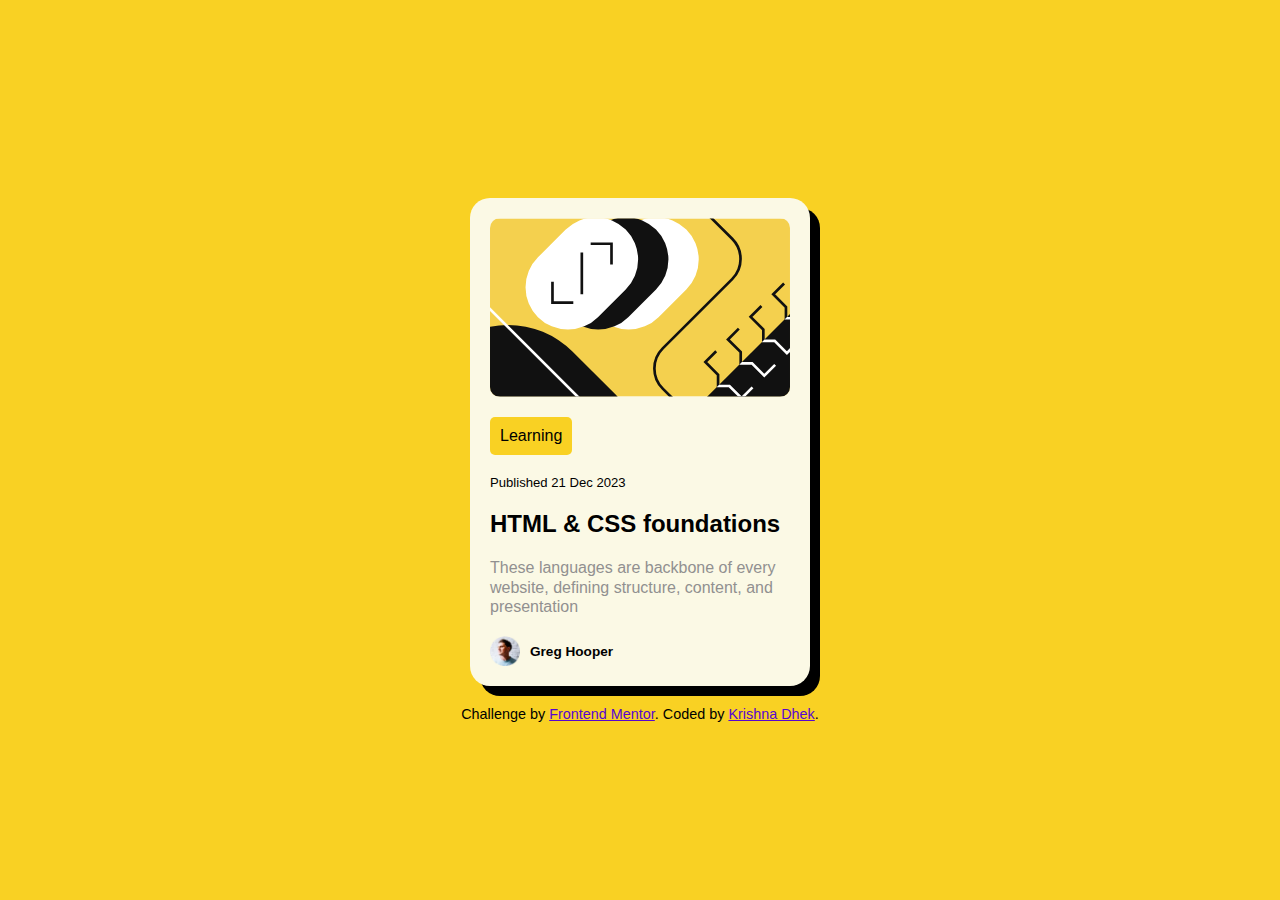
<file: Blog-preview-card/index.html>
<!DOCTYPE html>
<html lang="en">
  <head>
    <meta charset="UTF-8" />
    <meta name="viewport" content="width=device-width, initial-scale=1.0" />
    <title>Blog preview card</title>
    <link rel="stylesheet" href="style.css" />
  </head>
  <body>
    <div class="container">
      <div class="thumbnail">
        <img
          src="./image/illustration-article.svg"
          alt="preview"
          class="preview-img"
        />

        <div class="content">
          <p class="category">Learning</p>
          <p class="data">Published 21 Dec 2023</p>
          <h2 class="topic">HTML & CSS foundations</h2>
          <p class="description">
            These languages are backbone of every website, defining structure,
            content, and presentation
          </p>
          <div class="creator">
            <img src="./image/image-avatar.webp" alt="avatar" />
            <p>Greg Hooper</p>
          </div>
        </div>
      </div>
      <footer class="attribution">
    Challenge by <a href="https://www.frontendmentor.io?ref=challenge" target="_blank">Frontend Mentor</a>. 
    Coded by <a href="https://github.com/KrishnaDhek/">Krishna Dhek</a>.
  </footer>
    </div>
    
  </body>
</html>
</file>
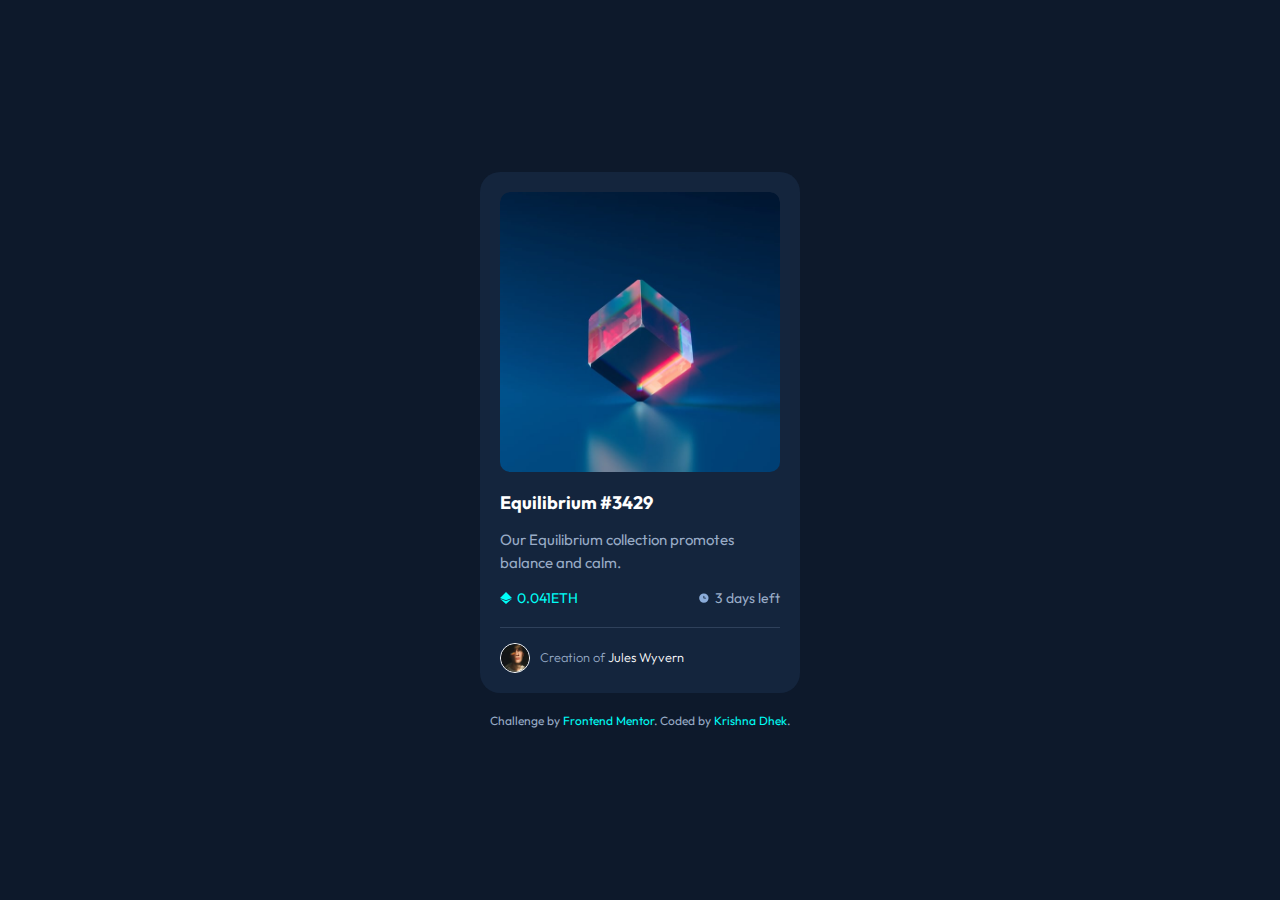
<file: NFT-preview-card-component/index.html>
<!DOCTYPE html>
<html lang="en">
<head>
    <meta charset="UTF-8">
    <meta name="viewport" content="width=device-width, initial-scale=1.0">
    <title>NFT preview card component</title>
    <link href="https://fonts.googleapis.com/css2?family=Outfit:wght@300;400;600&display=swap" rel="stylesheet">
    <link rel="stylesheet" href="style.css">
</head>
<body>
    <div class="container">
        <div class="image-container">
            <img src="./images/image-equilibrium.jpg" alt="">   
            <div class="overlay">
                <img src="./images/icon-view.svg" alt="">
            </div>
        </div>

        <div class="description">
            <h3 class="name">Equilibrium #3429</h3>
            <p>Our Equilibrium collection promotes balance and calm.</p>

            <div class="stats">
                <div class="stat-item">
                    <img src="./images/icon-ethereum.svg" alt="">
               <span class="rate">0.041ETH</span>
                </div>
                

               <div class="stat-item">
                <img src="./images/icon-clock.svg" alt="">
               <span>3 days left</span>


               </div>
               
            </div>

            <div class="creator">
                <img src="./images/image-avatar.png" alt="">
                <p>Creation of <a href="#">Jules Wyvern</a></p>
            </div>   
            
        </div>
    </div>

    <footer class="attribution">
    Challenge by <a href="https://www.frontendmentor.io/challenges/nft-preview-card-component-SbdUL_w0U" target="_blank">Frontend Mentor</a>. 
    Coded by <a href="https://github.com/KrishnaDhek/">Krishna Dhek</a>.
  </footer>
</body>
</html>
</file>
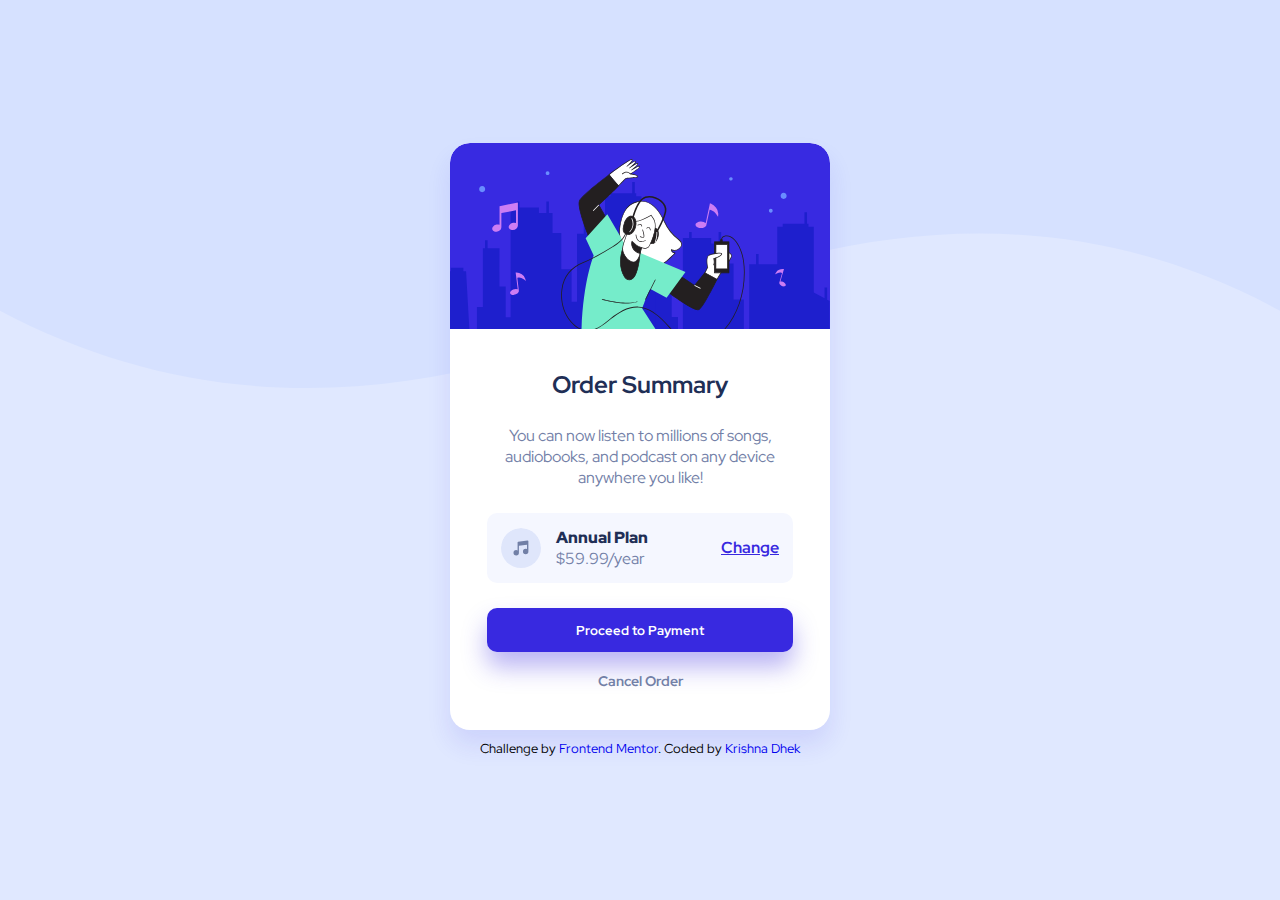
<file: Order-Summary-Component/index.html>
<!DOCTYPE html>
<html lang="en">
  <head>
    <meta charset="UTF-8" />
    <meta name="viewport" content="width=device-width, initial-scale=1.0" />
    <title>Order summary component</title>
    <link rel="preconnect" href="https://fonts.googleapis.com" />
    <link rel="preconnect" href="https://fonts.gstatic.com" crossorigin />
    <link
      href="https://fonts.googleapis.com/css2?family=Red+Hat+Display:ital,wght@0,300..900;1,300..900&display=swap"
      rel="stylesheet"
    />
    <link rel="stylesheet" href="style.css" />
  </head>
  <body>
    <div class="container">
      <div class="card">
        <img src="./images/illustration-hero.svg" alt="" />

        <div class="hero-description">
          <h2>Order Summary</h2>
          <p class="note">
            You can now listen to millions of songs, audiobooks, and podcast on
            any device anywhere you like!
          </p>
          <div class="hero-order">
            <img src="./images/icon-music.svg" alt="" />
            <div class="type">
              <h4 class="type-plan">Annual Plan</h4>
              <p class="amount">$59.99/year</p>
            </div>
            <a href="#" class="type-change">Change</a>
          </div>

          <div class="hero-buttons">
            <button class="payment">Proceed to Payment</button>
            <a class="cancelOrder">Cancel Order</a>
          </div>
        </div>
      </div>
    </div>
     <footer class="attribution">
    Challenge by <a href="https://www.frontendmentor.io/challenges/nft-preview-card-component-SbdUL_w0U" target="_blank">Frontend Mentor</a>. 
    Coded by <a href="https://github.com/KrishnaDhek/">Krishna Dhek</a>
  </body>
</html>
</file>
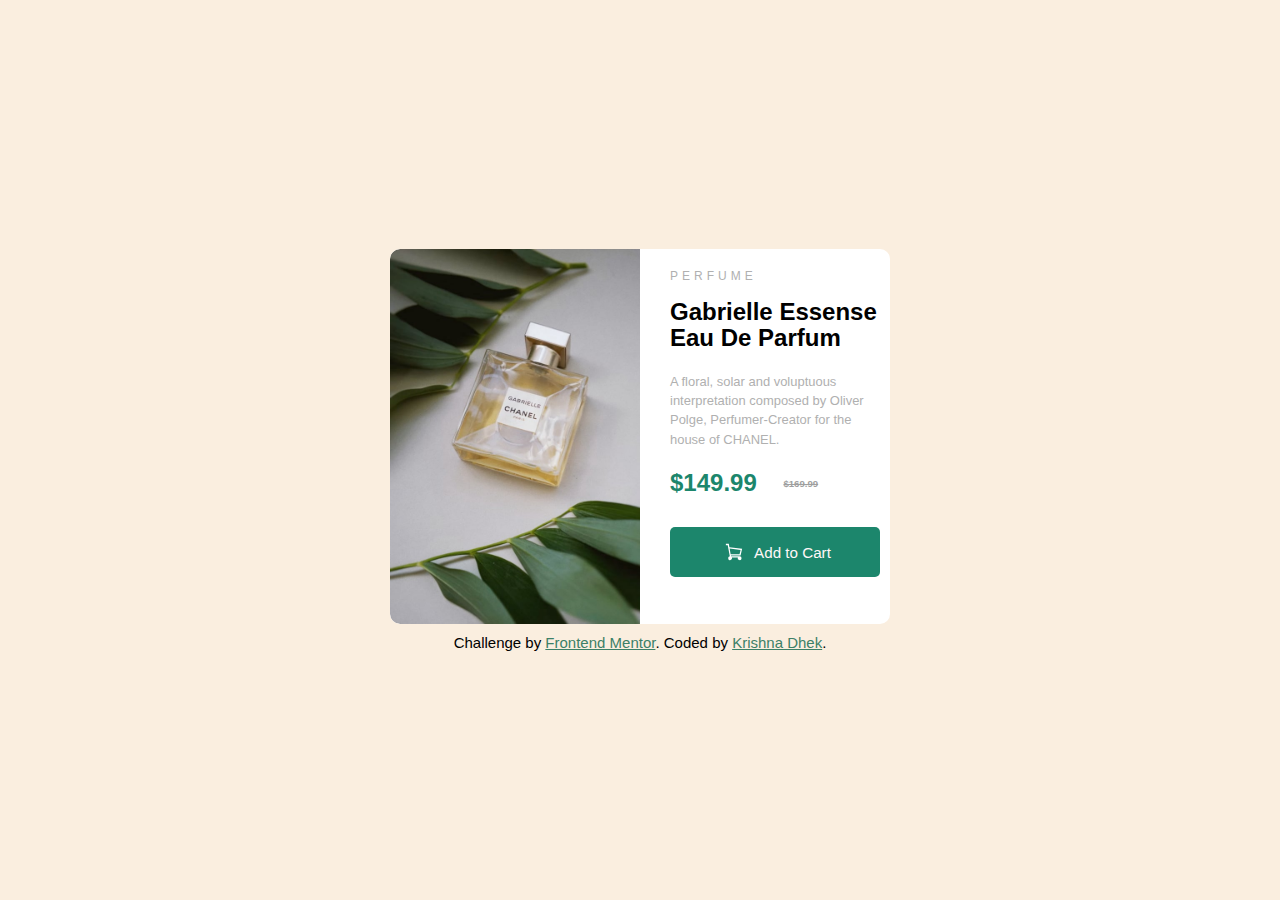
<file: Product-preview-card-component/index.html>
<!DOCTYPE html>
<html lang="en">
  <head>
    <meta charset="UTF-8" />
    <meta name="viewport" content="width=device-width, initial-scale=1.0" />
    <title>Product preview card component</title>
    <link rel="stylesheet" href="style.css">
  </head>
  <body>
    <div class="container">
        
      <img src="./image/image-product-desktop.jpg" alt="" />

      <div class="information">
        <h4>PERFUME</h4>
        <h2>Gabrielle Essense Eau De Parfum</h2>
        <p class="description">
          A floral, solar and voluptuous interpretation composed by Oliver
          Polge, Perfumer-Creator for the house of CHANEL.
        </p>
        <p class="price">$149.99 &nbsp; &nbsp; <span>$169.99</span></p>
        <button><svg xmlns="http://www.w3.org/2000/svg" viewBox="0 0 512 512"><path d="M351.9 329.506H206.81l-3.072-12.56H368.16l26.63-116.019-217.23-26.04-9.952-58.09h-50.4v21.946h31.894l35.233 191.246a32.927 32.927 0 1 0 36.363 21.462h100.244a32.825 32.825 0 1 0 30.957-21.945zM181.427 197.45l186.51 22.358-17.258 75.195H198.917z" data-name="Shopping Cart"/></svg>Add to Cart</button>
      </div>
    </div>

    <footer class="attribution">
    Challenge by <a href="https://www.frontendmentor.io?ref=challenge" target="_blank">Frontend Mentor</a>. 
    Coded by <a href="https://github.com/KrishnaDhek/">Krishna Dhek</a>.
  </footer>
  </body>
</html>
</file>
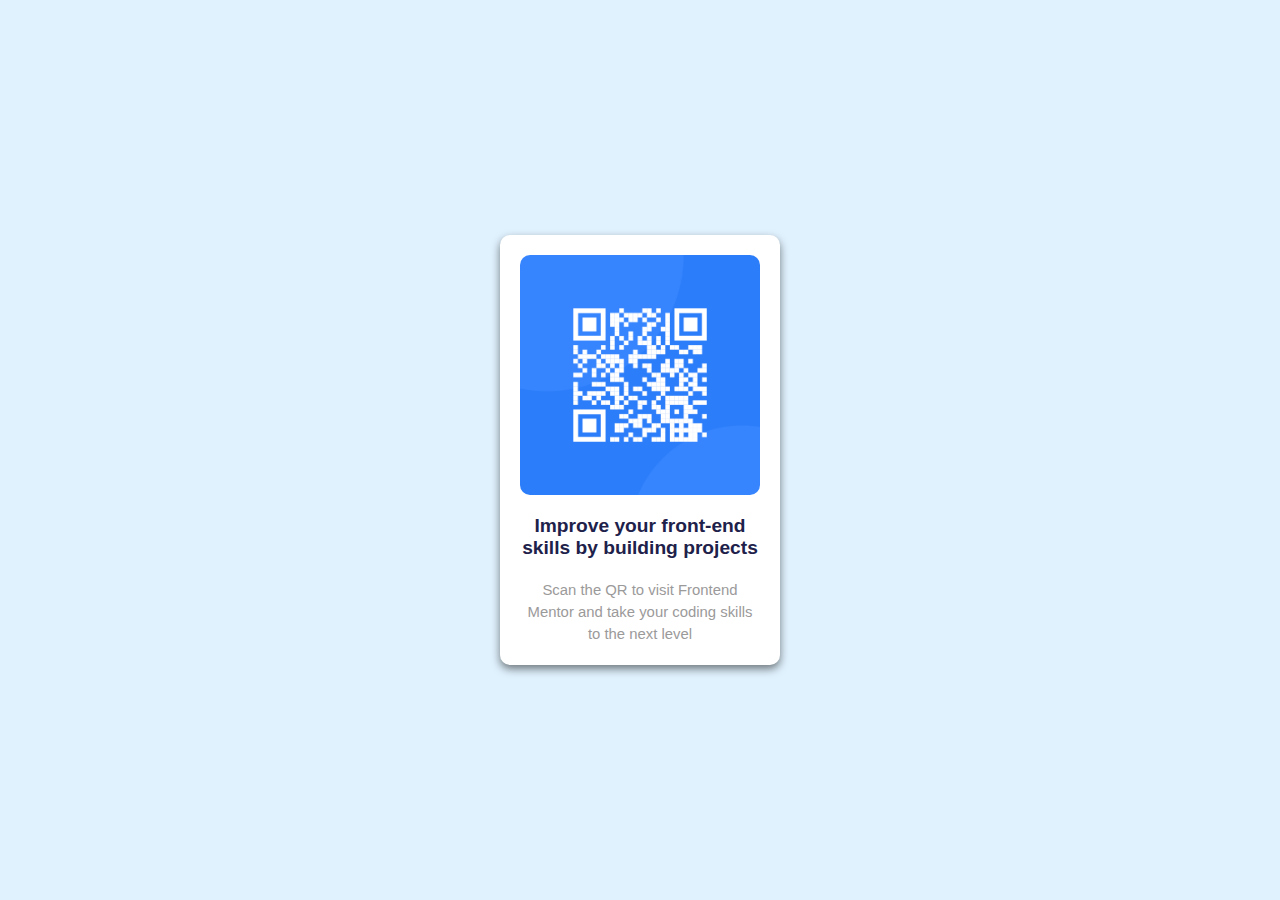
<file: QR-Code-Component/index.html>
<!DOCTYPE html>
<html lang="en">
<head>
    <meta charset="UTF-8">
    <meta name="viewport" content="width=device-width, initial-scale=1.0">
    <title>QR code component Challenge-1</title>
    <link rel="stylesheet" href="style.css">
</head>
<body>
    <div class="container"> 
            <img src="./image/image-qr-code.png" alt="qr_code">
            <h3>Improve your front-end skills by building projects</h3>
        <div class="information">
            
            <p>Scan the QR to visit Frontend Mentor and take your coding skills to the next level</p>
        </div>
    
        
    </div>
</body>
</html>
</file>
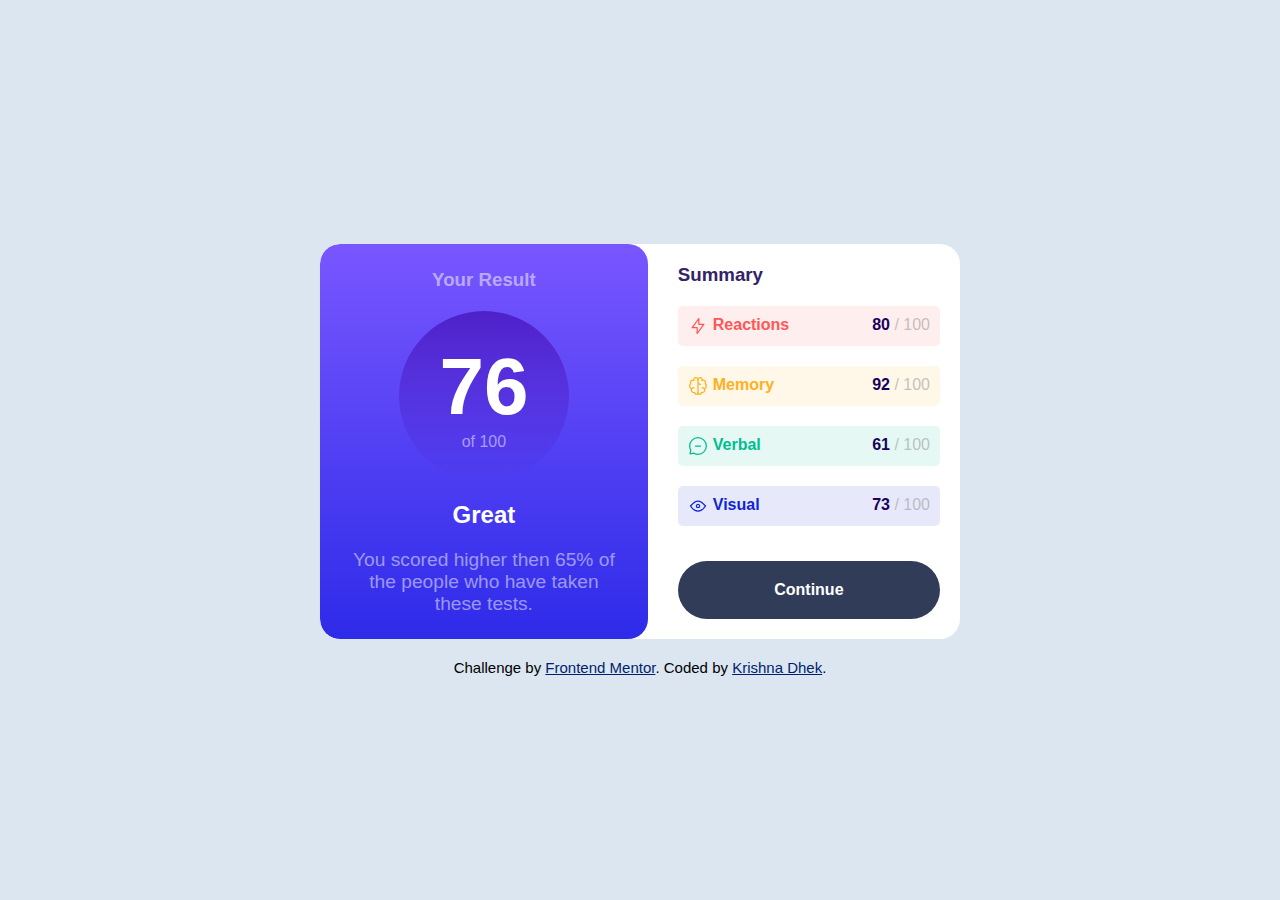
<file: Results-summary-component/index.html>
<!DOCTYPE html>
<html lang="en">
  <head>
    <meta charset="UTF-8" />
    <meta name="viewport" content="width=device-width, initial-scale=1.0" />
    <title>Results Summary Component</title>
    <link rel="stylesheet" href="style.css">
  </head>
  <body>
    <main>
        <div class="container">
      <div class="score-card">
        <h3 class="result">Your Result</h3>
        <div class="circle-score">
          <h2 class="marks">76</h2>
          <div class="full-marks">of 100</div>
        </div>
        <h4>Great</h4>
        <p class="description">
          You scored higher then 65% of the people who have taken these tests.
        </p>
      </div>
      <div class="summary-card">
        <h3>Summary</h3>
      
          <div class="summary-name reactions">
            <div class="list">
              <img src="./images/icon-reaction.svg" alt="" />
              <h4 class="list-name">Reactions</h4>
            </div>
            <p class="number"><span>80 </span> / 100</p>
          </div>

          <div class="summary-name memory">
            <div class="list">
              <img src="./images/icon-memory.svg" alt="" />
              <h4 class="list-name">Memory</h4>
            </div>
            <p class="number"><span>92 </span> / 100</p>
          </div>

          <div class="summary-name verbal">
            <div class="list">
              <img src="./images/icon-verbal.svg" alt="" />
              <h4 class="list-name">Verbal</h4>
            </div>
            <p class="number"><span>61 </span> / 100</p>
          </div>


          <div class="summary-name visual">
            <div class="list">
              <img src="./images/icon-visual.svg" alt="" />
              <h4 class="list-name">Visual</h4>
            </div>
            <p class="number"><span>73 </span> / 100</p>
          </div>
          <button>Continue</button>
        </div>
    </div>
    </main>
    
     <footer class="attribution">
    Challenge by <a href="https://www.frontendmentor.io?ref=challenge" target="_blank">Frontend Mentor</a>. 
    Coded by <a href="https://github.com/KrishnaDhek/">Krishna Dhek</a>.
  </footer>
  </body>
</html>
</file>
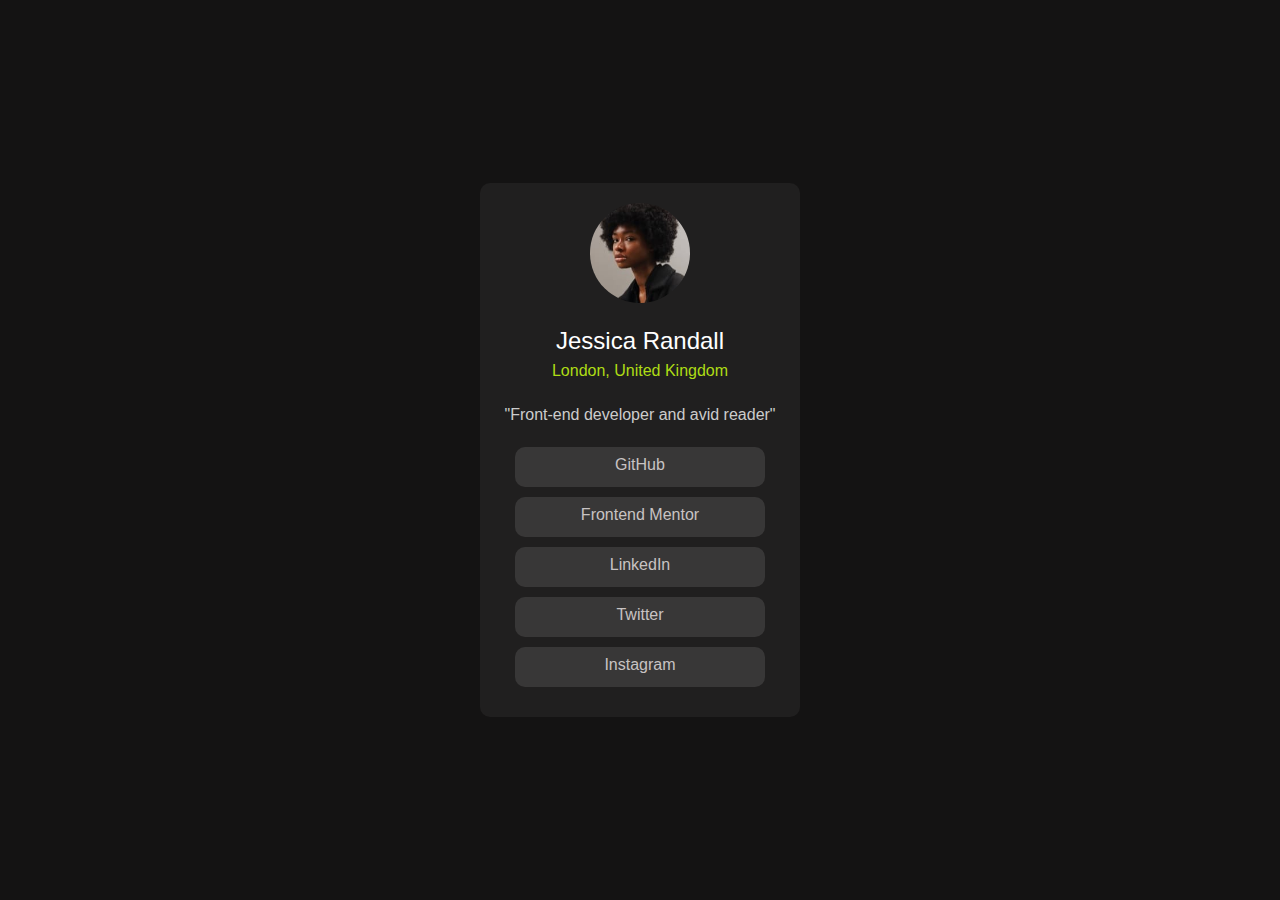
<file: Social-Link-Page/index.html>
<!DOCTYPE html>
<html lang="en">
<head>
    <meta charset="UTF-8">
    <meta name="viewport" content="width=device-width, initial-scale=1.0">
    <title>Social Link Page Frontend Mentor</title>
    <link rel="stylesheet" href="style.css">
</head>
<body>
    <div class="container">
      
            <img src="./image/avatar-jessica.jpeg" alt="avatar">
            <h2>Jessica Randall</h2>
            <span>London, United Kingdom</span>
            <h4>"Front-end developer and avid reader"</h4>
        
        
            <a href="#">GitHub</a>
            <a href="#">Frontend Mentor</a>
            <a href="#">LinkedIn</a>
            <a href="#">Twitter</a>
            <a href="#">Instagram</a>
      
    </div>

    
</body>
</html>
</file>
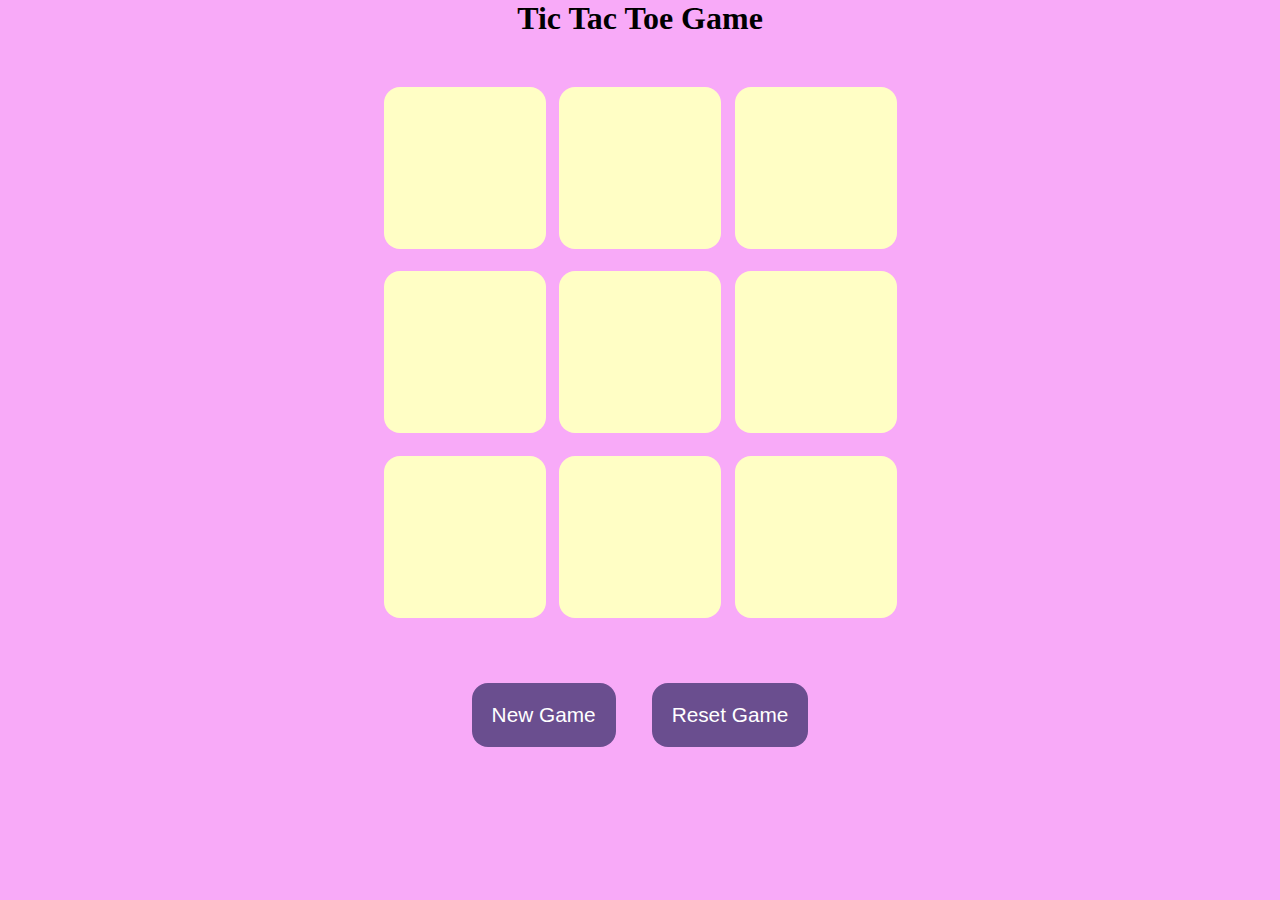
<file: Tic_Tac_Toe_Game/index.html>
<!DOCTYPE html>
<html lang="en">
<head>
    <meta charset="UTF-8">
    <meta name="viewport" content="width=device-width, initial-scale=1.0">
    <title>Tic Tac Toe</title>
    <link rel="stylesheet" href="style.css">
</head>
<body>
     <h1>Tic Tac Toe Game</h1>
      
    <div class="container">
       
        <div class="box-container">
            <button class="box"></button>
            <button class="box"></button>
            <button class="box"></button>
            <button class="box"></button>
            <button class="box"></button>
            <button class="box"></button>
            <button class="box"></button>
            <button class="box"></button>
            <button class="box"></button>
        </div>
    </div>
     <div class="message-container">

       <p id="message-status" class="hide">Winner</p>
        <button id="newBtn">New Game</button>
        <button id="resetBtn">Reset Game</button>
        </div>
    <script src="script.js"></script>
</body>
</html>
</file>
<file: Blog-preview-card/style.css>
*{
    margin: 0;
    padding: 0;
    font-family: Arial, Helvetica, sans-serif;
}

.container {
    display: flex;
    flex-direction: column;
    justify-content: center;
    align-items: center;
    min-height: 100vh;

   background-color:rgb(249, 209, 35);
    
}

.thumbnail {
    display: flex;
    flex-direction: column;
    justify-content: center;
    gap: 20px;
    background-color: rgb(251, 249, 229);
    margin: 20px;
    max-width: 300px; 
    padding: 20px;
    border-radius: 20px;
    box-shadow: 10px 10px 0px rgba(0,0,0,1);
    
}

.thumbnail img {
    width: 100%;
    border-radius: 10px;
    
}
.content {
    display: flex;
    flex-direction: column;
    justify-content: center;
    gap: 20px;
}
.content .category {
  display: inline-block;
  width: fit-content;
   padding: 10px;
   border-radius: 5px;
   background-color: rgb(249, 209, 35);
}

.content .data {
    font-size: 0.82rem;
}

.content .description {
    color: rgb(145, 144, 144);
    line-height: 1.2;
}

.creator {
    display: flex;
    align-items: center;
    gap: 10px;
}

.creator img {
    width: 30px;
    height: 30px;
}

.creator p {
   
    font-size: 0.85rem;
    font-weight:600;
}

.attribution { 
    font-size: 0.9rem;
    
}

.attribution a { 
    color: hsl(264, 94%, 42%); 
}
@media (max-width: 480px) {
    .thumbnail {
        width: 95%; 
        padding: 15px;
    }
    .content {
        gap: 10px; 
    }
}
</file>
<file: NFT-preview-card-component/style.css>
:root {
    --Soft-blue: hsl(215, 29%, 69%);
    --Cyan: hsl(178, 100%, 50%);
    --main-BG: hsl(217, 54%, 11%);
    --card-BG: hsl(216, 50%, 16%);
    --line-color: hsl(215, 32%, 27%);
    --white: hsl(0, 0%, 100%);
}

 * {
    margin: 0;
    padding: 0;
    box-sizing: border-box;
 }

 body {
    font-family: 'Outfit';
    font-weight: 400;
    display: flex;
    flex-direction: column;
    justify-content: center;
    align-items: center;
    min-height: 100vh;
    background:var(--main-BG);
 }


 .container {
    display: flex;
    flex-direction: column;
    justify-content: center;
    align-items: center;
    max-width: 320px;
    padding: 20px;
    border-radius: 20px;
    background: var( --card-BG);
    gap: 15px;
    transition: all 0.3 ease-in-out;
 }

 .image-container {
    position: relative;
    width: 100%;
    height: 100%;
    overflow: hidden;
    border-radius: 10px;
 }

 .image-container img {
    width:100% ;
    height: 100%;
    object-fit: cover;
    border-radius: inherit;
 }

 .overlay {
    width: 280px;
    height: 280px;
    position: absolute;
    inset: 0;
    display: flex;
    justify-content: center;
    align-items: center;
    border-radius: inherit;
    background: hsla(178, 100%, 50%,0.5);
    opacity: 0;
    transition: opacity 0.3s ease-in-out;
 }

 .overlay img {
    width: 40px;
    height: 40px;
 }


 .image-container:hover .overlay {
    opacity: 0.8;
 }

 .description {
   display: flex;
   flex-direction: column;
   justify-content: space-between;
   align-items:flex-start ;
   width: 100%;
   height: auto;
   gap: 15px;
   transition: color 0.3s ease-in-out;

 }

 .description .name {
    color: var(--white);
    font-size: 18px;
 }


 .description p {
    color: var(--Soft-blue);
    font-size: 15px;
    font-weight: 400;
    line-height: 1.5;
 }

.name:hover {
    color: var(--Cyan);
 }

 .stats {
    display: flex;
    align-items:center;
    width: 100%;
    justify-content: space-between;
    padding-bottom: 20px;
    border-bottom: 0.8px solid var(--line-color);
 }

 .stat-item {
    display: flex;
    align-items: center;
    gap: 5px;
    font-size: 14px;
 }

 .stat-item img {
    width: 12px;
    height: 12px;
    
 }

 .stat-item .rate {
    color: var(--Cyan);
 }

 .stat-item span {
     color: var(--Soft-blue);
 }


 .creator {
    display: flex;
    align-items: center;
    gap: 10px;
    font-weight: 300;
   
 }

 .creator img {
    width: 30px;
    height: 30px;
    border-radius: 50%;
    object-fit: cover;
    border: 0.5px solid var(--white);
 }

 .creator p{
    font-size: 0.8rem;
    font-weight: 300;
    
 }

 .creator a {
    text-decoration: none;
    color: var(--white);
    transition: color 0.3 ease-in-out;
  
 }


 a:hover {
     color: var(--Cyan);
 }

footer.attribution {
   font-size: 12px;
   color: var(--Soft-blue);
   margin-top: 20px;
}

 .attribution a {
   text-decoration: none;
   color: var(--Cyan);
 }


@media (max-width: 375px) {
    .container {
        max-width: 90%; 
        padding: 20px;
    }

    .description .name {
        font-size: 18px;
    }

    .description p {
        font-size: 16px;
    }

    .stats {
        gap: 8px;
    }

    .stat-item {
        font-size: 16px;
    }

    .creator p {
        font-size: 0.9rem;
    }

    .overlay img {
        width: 35px;
        height: 35px;
    }
}
</file>
<file: Order-Summary-Component/style.css>
:root {
  --veryPaleBlue: hsl(225, 100%, 98%);
  --DesaturatedBlue: hsl(224, 23%, 55%);
  --DarkBlue: hsl(223, 47%, 23%);
  --PaleBlue: hsl(225, 100%, 94%);
  --BrightBlue: hsl(245, 75%, 52%);
  
}

* {
  margin: 0;
  padding: 0;
  box-sizing: border-box;
  font-family:"Red Hat Display", serif;
}

body {
  background: url(./images/pattern-background-desktop.svg), var(--PaleBlue);
  background-repeat: no-repeat;
  background-size: contain;
  background-position: top center;
  min-height: 100vh;
  display: flex;
  flex-direction: column;
  align-items: center;
  justify-content: center;
  place-items: center;
  
}

.container {
  display: flex;
  justify-content: center;
  align-items: center;
  margin-bottom: 10px;
}

.card {
  display: flex;
  flex-direction: column;
  justify-content: center;
  align-items: center;
  width: 380px;
  background-color: white;
  border-radius: 20px;
  box-shadow: 0 15px 25px 0 hsla(245, 75%, 52%, .11);
  gap: 20px;
  overflow: hidden;
  padding-bottom: 20px;
}

img {
  width: 100%;
  height: auto;
  border-top-left-radius: 20px;
  border-top-right-radius: 20px;
}

.hero-description {
  padding: 20px;
  display: flex;
  flex-direction: column;
  justify-content: center;
  align-items: center;
  gap: 25px;
}

.hero-description h2{
    color: var(--DarkBlue);
}
.note {
  text-align: center;
  font-size: 16px;
  color: var(--DesaturatedBlue);
}

.hero-order {
  width: 90%;
  display: flex;
  justify-content: space-between;
  align-items: center;
  gap: 15px;
  background-color: var(--veryPaleBlue);
  border-radius: 10px;
  padding: 14px;
  
}

.type {
  flex: 1;
}
.type-plan {
    color: var(--DarkBlue);
    font-weight: 900;
}

.type .amount {
  color: var(--DesaturatedBlue);
}


.type-change {
    font-weight: 700;
    color: var(--BrightBlue);
}
.hero-order img {
  width: 40px;
  height: 40px;
}

.hero-order a{
    transition: all 0.2s ease;
}

.hero-order a:hover{
    text-decoration: none;
    opacity: .8;
}

.hero-buttons {
  display: flex;
  flex-direction: column;
  justify-content: center;
  align-items: center;
  gap: 10px;
  width: 90%;
}

.hero-buttons .payment {
  width: 100%;
  padding: 13px;
  border-radius: 10px;
  border: none;
  background-color: var(--BrightBlue);
  color: white;
  font-weight: 700;
  box-shadow: 0 15px 25px 0 hsla(245, 75%, 52%, .35);
  margin-bottom: 10px;
  cursor: pointer;
  transition: opacity 0.3s ;
}
.payment:hover {
    opacity: .8;
}
.cancelOrder {
  color: var(--DesaturatedBlue);
  text-decoration: none;
  cursor: pointer;
  font-weight: 700;
  font-size: 14px;
  transition: color 0.2s ease-in-out;
}

.cancelOrder:hover {
    color: var(--DarkBlue);
}
.payment:focus, .cancelOrder:focus {
   outline: 2px solid var(--BrightBlue);
   outline-offset: 2px;
}
.attribution {
    font-size: .8rem;
}

.attribution a {
    text-decoration: none;
}



@media (max-width:480px) {
    body {
        overflow-x: hidden;
    }
    .container{
        width: 100%;
        box-sizing: border-box;
        padding: 10px;
        max-width: 100%;
    }

    .card {
        width: 100%;
        max-width: 100%;
        box-sizing: border-box;
    }
    img {
        max-width: 100%;
        height: auto;
    }
    .hero-description{
        padding: 25px;
        line-height: 1.6;
    }
    .hero-order {
        width: 100%;
        font-size: 0.8rem;
    }
    .payment .cancelOrder {
        font-size: 0.8rem;
    }
}
</file>
<file: Product-preview-card-component/style.css>
* {
  margin: 0;
  padding: 0;
  box-sizing: border-box;
  font-family: 'Montserrat', sans-serif;
}

body {
  display: flex;
  flex-direction: column;
  justify-content: center;
  align-items: center;
  min-height: 100vh;
    gap: 10px;
  background-color: rgb(250, 238, 223);
}

.container {
  display: flex;
  justify-content: space-between;
  width: 500px;
  overflow: hidden;
  background-color: white;
  border-radius: 10px;
  gap: 20px;
 
}

.container img {
  width: 250px;
  object-fit: cover;
  border-top-left-radius: 10px;
  border-bottom-left-radius: 10px;
}

.information {
  padding: 10px;
  
}

.information h4 {
  line-height: 2.9;
  letter-spacing: 0.25rem;
  font-size: 12px;
  font-weight: normal;
  color: rgb(176, 176, 176);
  margin-bottom: 5px;
}

.information h2 {
  line-height: 1.1;
  margin-bottom: 20px;
}

.description {
  color: rgb(176, 176, 176);
  line-height: 1.5;
  font-size: 0.81rem;
  margin-bottom: 20px;
}

.price {
  color: #1c866c;
  font-weight: bold;
  font-size: 1.5rem;
  text-align: center;
  margin-bottom: 30px;
  display: flex;
  justify-content: flex-start;
  align-items: center;
}

.price span {
  text-decoration: line-through;
  font-size: 0.6rem;
  color: rgb(159, 159, 159);
  text-align: center;
}

button {
  display: flex;
  justify-content: center;
  align-items: center;
  gap: 5px;
  width: 100%;
  background-color: #1c866c;
  border: none;
  color: rgb(255, 247, 247);
  border-radius: 5px;
  padding: 10px 20px;
  font-size: 0.95rem;
}

button svg {
  width: 30px;
  height: 30px;
  fill: white;
}

button:hover {
    background-color: hsl(157, 34%, 26%);
}

button:active {
    background-color: hsl(158, 45%, 20%);
}

 
.attribution { 
    font-size: 15px;
    
}

.attribution a { 
    color: hsl(158, 36%, 37%); 
}

@media (max-width:580px) {
    .container {
        flex-direction: column;
        max-width: 60%;
       
    }

    .container img {
        width: 100%;
        height: auto;
        max-height: 220px;
        border-bottom-left-radius: 0px;
    }

    .information {
    padding: 20px; 
    flex: 1;
  }

  button {
    width: 100%;
  }
}
</file>
<file: QR-Code-Component/style.css>
* {
    margin: 0;
    padding: 0;
    box-sizing: border-box;
 }

body {
    font-family:Arial, sans-serif;
    background-color: rgb(224, 242, 254);
    display: flex;
    justify-content: center;
    align-items: center;
    margin: 0;
    padding: 10px;
    min-height:100vh ;
}

.container {
    display: flex;
    flex-direction: column;
    justify-content: center;
    align-items: center;
    padding: 20px;
    background: #fff;
    width: 280px;
    height: 430px;
    border-radius: 10px;
    max-width: 100%;
    box-shadow: 0px 4px 8px rgba(0, 0, 0, 0.5);
   
}

.container img {
    width: 100%;
    height: auto;
    object-fit: cover;
    margin-bottom: 30px;
    border-radius:10px ;
    margin: 20px;
}

.container h3 {
    font-size: 1.2rem;
    margin-bottom: 20px;
    text-align: center;
    color: rgb(30, 33, 74);
}


.information {
    text-align: center;
    margin-bottom: 20px;
}



.information p {
    font-size: 0.93rem;
    color: rgb(155, 154, 154);
    line-height: 1.5;

}

@media screen and (max-width: 480px) {
    body {
        display: block; 
        padding: 10px; 
    }

    .container {
        width: 100%; 
        max-width: 300px; 
        margin: 0 auto; 
        padding: 15px;
    }

    .container img {
        width: 100%; 
        max-width: 250px;
    }

    .container h3 {
        text-align: center;
        font-size: 1rem;
        margin-bottom: 13px;
    }

    .container p {
        font-size: 14px;
    }
}
</file>
<file: Results-summary-component/style.css>
* {
    padding: 0;
    margin: 0;
    box-sizing: border-box;
    font-family: Arial, sans-serif;
}

body {
    display: flex;
    flex-direction:column;
    justify-content: center;
    align-items: center;
    min-height: 100vh;
    background-color: rgb(219, 230, 240);
}

.container {
    display: flex;
    overflow: hidden;
    justify-content: space-between;
    width: 640px;
    height: 100%;
    border-radius: 20px;
    margin: 20px auto;
    gap: 10px;
    background-color: white;   
}

.score-card {
    display: flex;
    flex-direction: column;
    justify-content: center;
    align-items: center;
    width: 350px;
    gap: 20px;
    border-radius: 20px;
    background-image: linear-gradient(hsl(252, 100%, 67%), hsl(241, 81%, 54%));
}

.result, .full-marks, .description, .number  {
    color: hsla(0, 0%, 100%,0.5);
}

.circle-score {
    width: 170px;
    height: 170px;
    border-radius: 50%;
    display: flex;
    padding: 20px;
    flex-direction: column;
    justify-content: center;
    align-items: center;
    background-image: linear-gradient(hsla(256, 72%, 46%, 1), hsla(241, 72%, 46%, 0));
     
}

.marks {
    color: white;
    font-size: 5rem;
}

.description {
    padding-left:30px ;
    padding-right: 30px;
    text-align: center;
    font-size: 1.2rem;
    
    

}

.score-card h4 {
    color: white;
    font-size: 1.5rem;
}

.summary-card {
    width: 320px;
    display: flex;
    align-self:flex-start;
    gap: 20px;
    flex-direction: column;
    padding: 20px;
    

}

.summary-card h3 {
   color: rgb(52, 34, 102);
}

.summary-name {
    display: flex;
    justify-content: space-between;
}


.list {
    display: flex;
    gap: 5px;
}

.reactions {
    color:hsl(0, 100%, 67%);
    padding: 10px;
    border-radius: 5px;
    background-color: hsla(0, 100%, 67%, 0.1);
    
}

.memory {
    color:hsl(39, 100%, 56%);
    padding: 10px;
    border-radius: 5px;
   background-color: hsla(39, 100%, 56%, 0.1);
    
}

.verbal {
    color:hsl(166, 100%, 37%);
    padding: 10px;
    border-radius: 5px;
    background-color: hsla(166, 100%, 37%, 0.1)
    
}

.visual {
    color:hsl(234, 85%, 45%);
    padding: 10px;
    border-radius: 5px;
     background-color: hsla(234, 85%, 45%, 0.1);
    
}

.number span {
    color:rgb(25, 1, 94);
    font-weight:bold ;
    font-size: 1rem;
}


.number {
    
    font-size: 1rem;
    color: rgba(155, 154, 154, 0.6);
}

button {
    border: none;
    margin-top: 15px;
    font-weight: bold;
    padding: 20px;
    font-size: 1rem;
    border-radius: 50px;
    cursor: pointer;
    background-color: hsla(224, 29%, 27%, 1);
    color: white;
}


.attribution { 
    font-size: 15px;
    
}

.attribution a { 
    color: hsl(224, 100%, 22%); 
}

@media (max-width:480px) {
    .container {
        display: flex;
        flex-direction: column;
        align-items: center;
        width: 100%;
        max-width: 90%;
        min-height: 100%;
         border-top-left-radius:0px ;
          border-top-right-radius:0px ;
        
       
    }

    .score-card {
    width: 100%;
   padding-top: 20px;
   padding-bottom: 30px;
    border-top-right-radius:0px ;
     border-top-left-radius:0px ;
  }
  .summary-card {
     width: 90%;
       
  }
}
</file>
<file: Social-Link-Page/style.css>
* {
    margin: 0;
    padding: 0;
    box-sizing: border-box;
}

body{
    font-family: Arial, sans-serif;
    background-color: rgb(20, 19, 19);
    display: flex;
    align-items: center;
    flex-direction: column;
    justify-content: center;
    min-height: 100vh;
}

.container {
    display: flex;
    justify-content: center;
    align-items: center;
    flex-direction: column;
    line-height: 1.5;
    width: 320px;
    background-color: #201f1f;
    padding: 20px;
    border-radius: 10px;
    margin: 20px auto;   
}

img {
    height: 100px;
    width: 100px;
    border-radius: 50px;
    margin-bottom: 20px;
    object-fit: cover;
}


h2 {
    color: white;
    font-weight: normal;
}

span {
    color: rgb(174, 220, 21);
    margin-bottom: 20px;
}

h4 {
    color: #ccc;
    font-weight: normal;
    margin-bottom: 20px;

}

a {
    text-decoration: none;
    color: #c8c3c3;
    text-align: center;
    width: 250px;
    height: 40px;
    border-radius: 10px;
    background: #383737;
    margin-bottom: 10px;
    padding-bottom: 5px;
    display: flex;
    align-items: center;
    justify-content: center;


}

@media (max-width: 480px) {
    .container {
        width: 100%;
        max-width: 280px;
    }

    img {
        height: 80px;
        width: 80px;
    }

    h2 {
        font-size: 1.2rem;
    }

    h4 {
        font-size: 0.8rem;
    }

    span {
        font-size: 0.8rem;
    }

    a {
        width: 100%;
        font-size: 0.9rem;
    }
}
</file>
<file: Tic_Tac_Toe_Game/style.css>
*{
    margin: 0;
    padding: 0;
}
body{
     background-color: #f8aaf8;
     text-align: center;
}
.container{
    height: 70vh;
    display: flex;
    justify-content: center;
    align-items: center;
   
}

.box-container{
    height: 60vmin;
    width: 60vmin;
    display: flex;
    flex-wrap: wrap;
    justify-content: center;
    align-items: center;
    gap: 1.5vmin;
    border-radius: 8px;

}
.box{
    height: 18vmin;
    width: 18vmin;
    border: none;
    border-radius: 1rem;
    background-color: #fffec5;
    cursor: pointer;
    font-size: 8vmin;
    color: #204abb;

}

.box:hover {
  background-color: #fef6b5;
}


.message-container{
    height: 10vh;
    

}

#resetBtn, #newBtn{
    padding: 20px;
    border: none;
    border-radius: 1rem;
    font-size: 1.3rem;
    cursor: pointer;
    background-color: #6a4e8f;
    color: #fff;
    margin: 1rem;
}

#message-status{
    font-size: 8vmin;
    color:#6a4e8f;
}

.hide{
    display: none;
}
</file>
